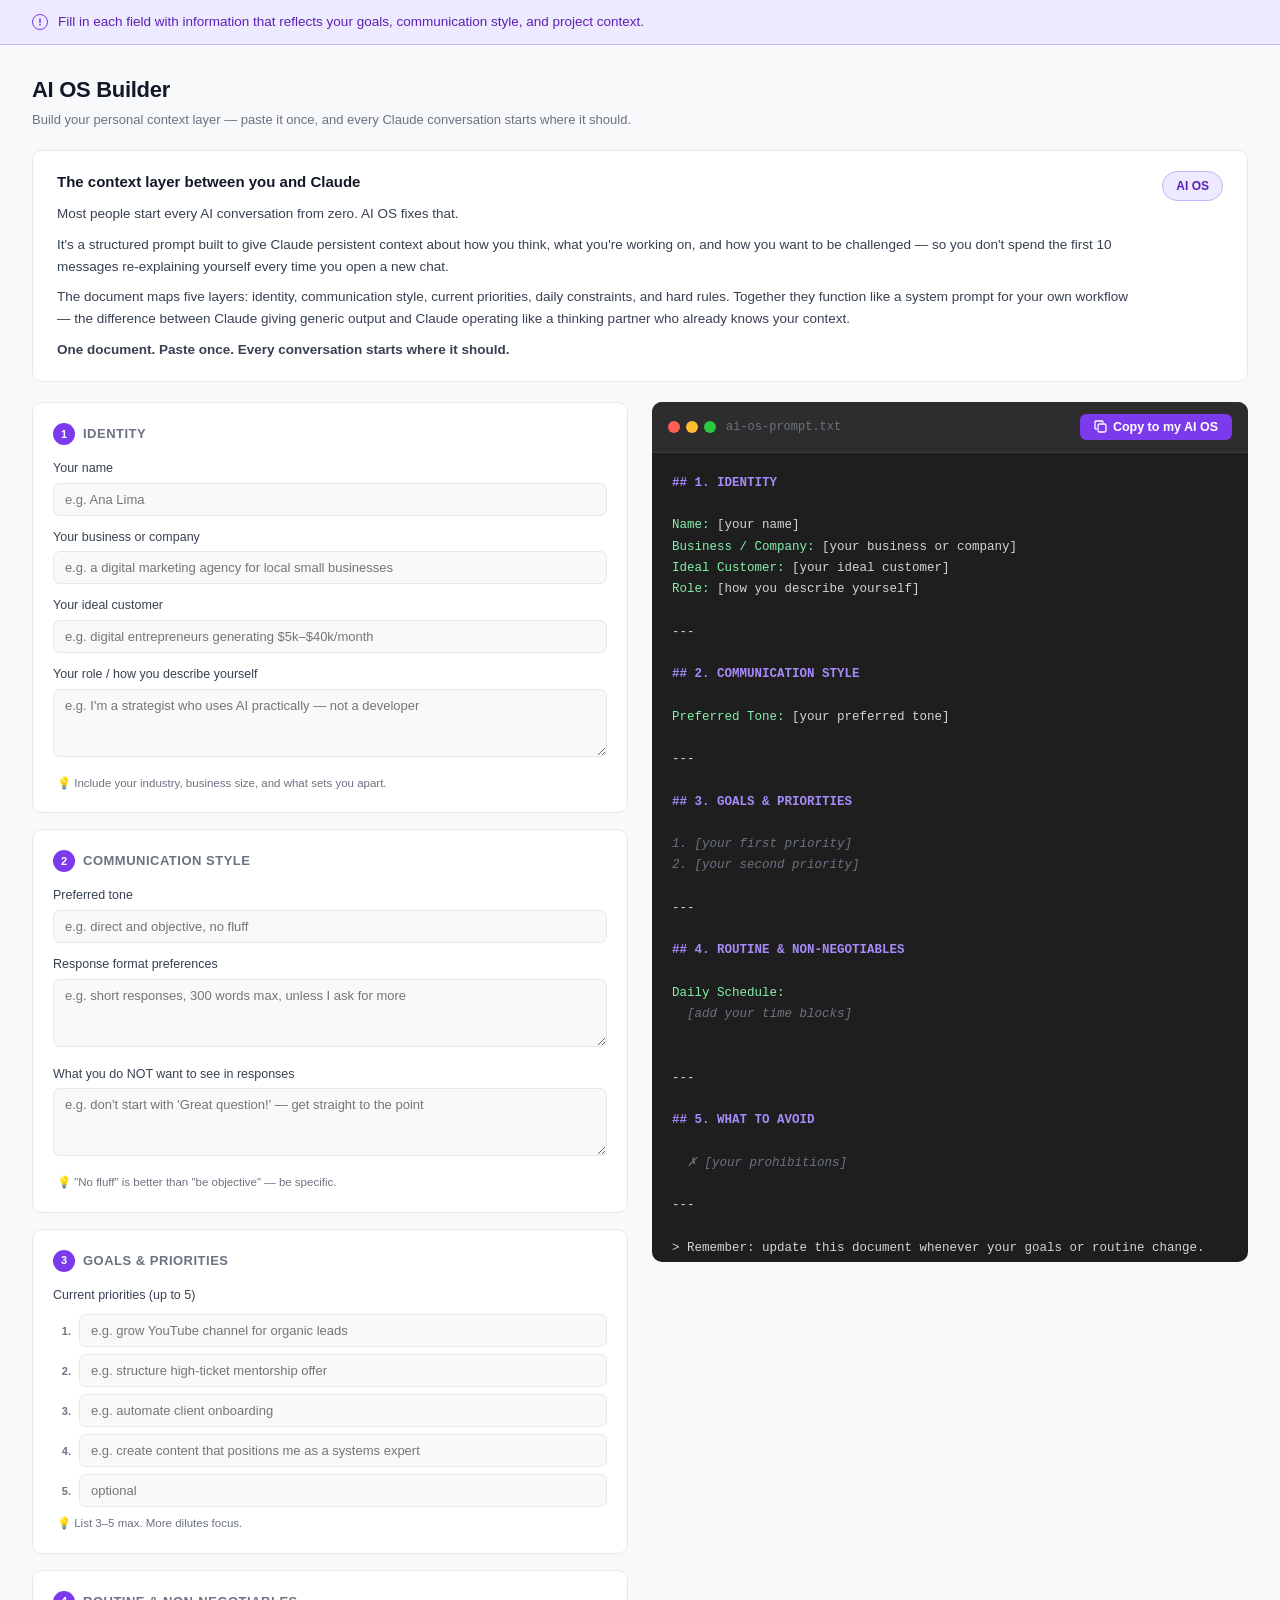
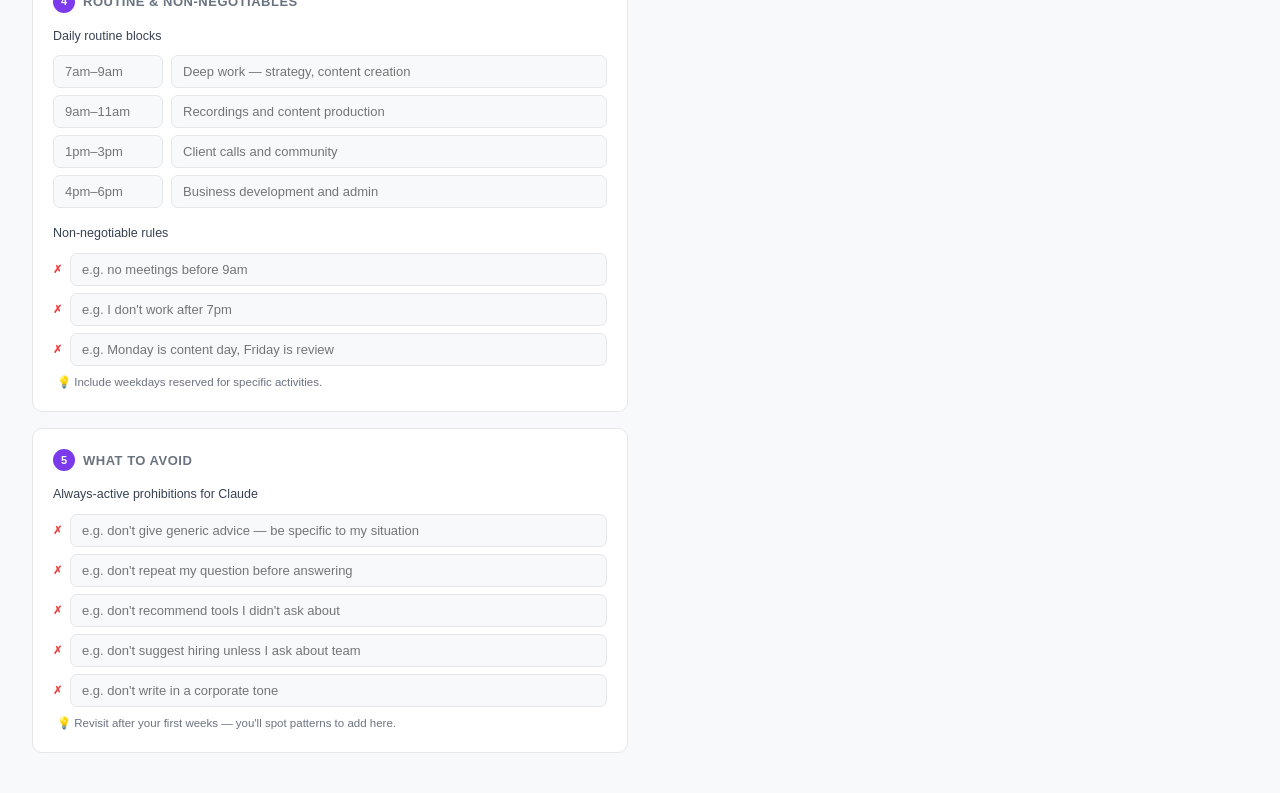
<file: ai/claude/ai-os-builder.html>
<!DOCTYPE html>
<html lang="en">
<head>
  <meta charset="UTF-8" />
  <meta name="viewport" content="width=device-width, initial-scale=1.0" />
  <title>AI OS Builder</title>
  <style>
    *, *::before, *::after { box-sizing: border-box; margin: 0; padding: 0; }

    :root {
      --bg: #f8f9fa;
      --surface: #ffffff;
      --border: #e5e7eb;
      --accent: #7c3aed;
      --accent-light: #ede9fe;
      --accent-dark: #5b21b6;
      --text: #111827;
      --muted: #6b7280;
      --preview-bg: #1e1e1e;
      --preview-text: #d4d4d4;
      --preview-label: #9ca3af;
      --preview-section: #a78bfa;
      --preview-key: #86efac;
      --radius: 10px;
      --gap: 24px;
    }

    body {
      font-family: -apple-system, BlinkMacSystemFont, "Segoe UI", Roboto, sans-serif;
      background: var(--bg);
      color: var(--text);
      min-height: 100vh;
      font-size: 14px;
      line-height: 1.5;
    }

    /* ── Banner ── */
    .banner {
      background: var(--accent-light);
      border-bottom: 1px solid #c4b5fd;
      padding: 12px 32px;
      display: flex;
      align-items: center;
      gap: 10px;
      font-size: 13.5px;
      color: #5b21b6;
    }
    .banner svg { flex-shrink: 0; }

    /* ── Header ── */
    header {
      padding: 28px 32px 0;
    }
    header h1 {
      font-size: 22px;
      font-weight: 700;
      letter-spacing: -0.3px;
    }
    header p {
      margin-top: 4px;
      color: var(--muted);
      font-size: 13px;
    }

    /* ── Intro ── */
    .intro {
      margin: 20px 32px 0;
      background: var(--surface);
      border: 1px solid var(--border);
      border-radius: var(--radius);
      padding: 20px 24px;
      display: grid;
      grid-template-columns: 1fr auto;
      gap: 20px;
      align-items: start;
    }
    .intro-body h2 {
      font-size: 15px;
      font-weight: 700;
      margin-bottom: 10px;
      color: var(--text);
    }
    .intro-body p {
      font-size: 13.5px;
      color: #374151;
      line-height: 1.65;
      margin-bottom: 8px;
    }
    .intro-body p:last-child { margin-bottom: 0; }
    .intro-tag {
      background: var(--accent-light);
      color: #5b21b6;
      border: 1px solid #c4b5fd;
      border-radius: 20px;
      padding: 5px 13px;
      font-size: 12px;
      font-weight: 600;
      white-space: nowrap;
      align-self: start;
    }

    /* ── Layout ── */
    .layout {
      display: grid;
      grid-template-columns: 1fr 1fr;
      gap: var(--gap);
      padding: 20px 32px 40px;
      max-width: 1400px;
    }

    /* ── Form Panel ── */
    .form-panel {
      display: flex;
      flex-direction: column;
      gap: 16px;
    }

    .card {
      background: var(--surface);
      border: 1px solid var(--border);
      border-radius: var(--radius);
      padding: 20px;
    }

    .card-header {
      display: flex;
      align-items: center;
      gap: 8px;
      margin-bottom: 14px;
    }
    .card-num {
      width: 22px;
      height: 22px;
      background: var(--accent);
      color: #fff;
      border-radius: 50%;
      font-size: 11px;
      font-weight: 700;
      display: flex;
      align-items: center;
      justify-content: center;
      flex-shrink: 0;
    }
    .card-title {
      font-size: 13px;
      font-weight: 600;
      text-transform: uppercase;
      letter-spacing: 0.5px;
      color: var(--muted);
    }

    .field { margin-bottom: 12px; }
    .field:last-child { margin-bottom: 0; }

    label {
      display: block;
      font-size: 12.5px;
      font-weight: 500;
      margin-bottom: 5px;
      color: #374151;
    }

    input[type="text"],
    textarea,
    select {
      width: 100%;
      padding: 8px 11px;
      border: 1px solid var(--border);
      border-radius: 7px;
      font-size: 13px;
      font-family: inherit;
      background: var(--bg);
      color: var(--text);
      transition: border-color .15s, box-shadow .15s;
      resize: vertical;
    }
    input[type="text"]:focus,
    textarea:focus {
      outline: none;
      border-color: var(--accent);
      box-shadow: 0 0 0 3px rgba(124,58,237,.12);
    }
    textarea { min-height: 68px; }

    .tip {
      font-size: 11.5px;
      color: var(--muted);
      margin-top: 8px;
      padding-left: 4px;
    }

    /* priorities */
    .priorities { display: flex; flex-direction: column; gap: 7px; }
    .priority-row {
      display: flex;
      align-items: center;
      gap: 8px;
    }
    .priority-num {
      font-size: 11px;
      font-weight: 600;
      color: var(--muted);
      width: 18px;
      text-align: right;
      flex-shrink: 0;
    }

    /* routine rows */
    .routine-rows { display: flex; flex-direction: column; gap: 7px; }
    .routine-row { display: grid; grid-template-columns: 110px 1fr; gap: 8px; }

    /* rules */
    .rules-rows { display: flex; flex-direction: column; gap: 7px; }
    .rule-row {
      display: flex;
      align-items: center;
      gap: 8px;
    }
    .rule-tag {
      font-size: 11px;
      font-weight: 700;
      color: #ef4444;
      flex-shrink: 0;
    }

    /* ── Preview Panel ── */
    .preview-panel {
      position: sticky;
      top: 20px;
      align-self: start;
    }

    .preview-card {
      background: var(--preview-bg);
      border-radius: var(--radius);
      overflow: hidden;
      display: flex;
      flex-direction: column;
      max-height: calc(100vh - 40px);
    }

    .preview-toolbar {
      display: flex;
      align-items: center;
      justify-content: space-between;
      padding: 12px 16px;
      background: #2d2d2d;
      border-bottom: 1px solid #3d3d3d;
    }
    .preview-toolbar-left {
      display: flex;
      align-items: center;
      gap: 10px;
    }
    .dots { display: flex; gap: 6px; }
    .dot {
      width: 12px; height: 12px;
      border-radius: 50%;
    }
    .dot-r { background: #ff5f57; }
    .dot-y { background: #febc2e; }
    .dot-g { background: #28c840; }
    .preview-label {
      font-size: 12px;
      color: #6b7280;
      font-family: "SF Mono", "Fira Code", monospace;
    }

    .copy-btn {
      display: flex;
      align-items: center;
      gap: 6px;
      background: var(--accent);
      color: #fff;
      border: none;
      border-radius: 6px;
      padding: 6px 14px;
      font-size: 12.5px;
      font-weight: 600;
      cursor: pointer;
      transition: background .15s, transform .1s;
      font-family: inherit;
    }
    .copy-btn:hover { background: #5b21b6; }
    .copy-btn:active { transform: scale(.97); }
    .copy-btn.copied { background: #059669; }

    .preview-body {
      padding: 20px;
      overflow-y: auto;
      flex: 1;
      font-family: "SF Mono", "Fira Code", "Cascadia Code", monospace;
      font-size: 12.5px;
      line-height: 1.7;
      color: var(--preview-text);
      white-space: pre-wrap;
      word-break: break-word;
    }

    .preview-body .sec-label { color: var(--preview-section); font-weight: 700; }
    .preview-body .key-label { color: var(--preview-key); }
    .preview-body .muted-val { color: #6b7280; font-style: italic; }

    /* ── Responsive ── */
    @media (max-width: 900px) {
      .layout { grid-template-columns: 1fr; padding: 16px; }
      .preview-panel { position: static; }
      .preview-card { max-height: 600px; }
    }
  </style>
</head>
<body>

<!-- Banner -->
<div class="banner">
  <svg width="16" height="16" viewBox="0 0 16 16" fill="none">
    <circle cx="8" cy="8" r="7.5" stroke="#7c3aed"/>
    <path d="M8 5v3.5M8 10.5v.5" stroke="#7c3aed" stroke-width="1.5" stroke-linecap="round"/>
  </svg>
  Fill in each field with information that reflects your goals, communication style, and project context.
</div>

<!-- Header -->
<header>
  <h1>AI OS Builder</h1>
  <p>Build your personal context layer — paste it once, and every Claude conversation starts where it should.</p>
</header>

<!-- Intro -->
<div class="intro">
  <div class="intro-body">
    <h2>The context layer between you and Claude</h2>
    <p>Most people start every AI conversation from zero. AI OS fixes that.</p>
    <p>It's a structured prompt built to give Claude persistent context about how you think, what you're working on, and how you want to be challenged — so you don't spend the first 10 messages re-explaining yourself every time you open a new chat.</p>
    <p>The document maps five layers: identity, communication style, current priorities, daily constraints, and hard rules. Together they function like a system prompt for your own workflow — the difference between Claude giving generic output and Claude operating like a thinking partner who already knows your context.</p>
    <p><strong>One document. Paste once. Every conversation starts where it should.</strong></p>
  </div>
  <div class="intro-tag">AI OS</div>
</div>

<!-- Layout -->
<div class="layout">

  <!-- ── Form Panel ── -->
  <div class="form-panel">

    <!-- 1. Identity -->
    <div class="card">
      <div class="card-header">
        <div class="card-num">1</div>
        <div class="card-title">Identity</div>
      </div>

      <div class="field">
        <label for="name">Your name</label>
        <input type="text" id="name" placeholder="e.g. Ana Lima" />
      </div>
      <div class="field">
        <label for="business">Your business or company</label>
        <input type="text" id="business" placeholder="e.g. a digital marketing agency for local small businesses" />
      </div>
      <div class="field">
        <label for="customer">Your ideal customer</label>
        <input type="text" id="customer" placeholder="e.g. digital entrepreneurs generating $5k–$40k/month" />
      </div>
      <div class="field">
        <label for="role">Your role / how you describe yourself</label>
        <textarea id="role" rows="2" placeholder="e.g. I'm a strategist who uses AI practically — not a developer"></textarea>
      </div>
      <p class="tip">💡 Include your industry, business size, and what sets you apart.</p>
    </div>

    <!-- 2. Communication Style -->
    <div class="card">
      <div class="card-header">
        <div class="card-num">2</div>
        <div class="card-title">Communication Style</div>
      </div>

      <div class="field">
        <label for="tone">Preferred tone</label>
        <input type="text" id="tone" placeholder="e.g. direct and objective, no fluff" />
      </div>
      <div class="field">
        <label for="format">Response format preferences</label>
        <textarea id="format" rows="2" placeholder="e.g. short responses, 300 words max, unless I ask for more"></textarea>
      </div>
      <div class="field">
        <label for="avoid_style">What you do NOT want to see in responses</label>
        <textarea id="avoid_style" rows="2" placeholder="e.g. don't start with 'Great question!' — get straight to the point"></textarea>
      </div>
      <p class="tip">💡 "No fluff" is better than "be objective" — be specific.</p>
    </div>

    <!-- 3. Goals -->
    <div class="card">
      <div class="card-header">
        <div class="card-num">3</div>
        <div class="card-title">Goals &amp; Priorities</div>
      </div>

      <label style="margin-bottom:10px;display:block">Current priorities (up to 5)</label>
      <div class="priorities">
        <div class="priority-row"><span class="priority-num">1.</span><input type="text" class="priority" placeholder="e.g. grow YouTube channel for organic leads" /></div>
        <div class="priority-row"><span class="priority-num">2.</span><input type="text" class="priority" placeholder="e.g. structure high-ticket mentorship offer" /></div>
        <div class="priority-row"><span class="priority-num">3.</span><input type="text" class="priority" placeholder="e.g. automate client onboarding" /></div>
        <div class="priority-row"><span class="priority-num">4.</span><input type="text" class="priority" placeholder="e.g. create content that positions me as a systems expert" /></div>
        <div class="priority-row"><span class="priority-num">5.</span><input type="text" class="priority" placeholder="optional" /></div>
      </div>
      <p class="tip">💡 List 3–5 max. More dilutes focus.</p>
    </div>

    <!-- 4. Routine -->
    <div class="card">
      <div class="card-header">
        <div class="card-num">4</div>
        <div class="card-title">Routine &amp; Non-negotiables</div>
      </div>

      <label style="margin-bottom:10px;display:block">Daily routine blocks</label>
      <div class="routine-rows">
        <div class="routine-row">
          <input type="text" class="routine-time" placeholder="7am–9am" />
          <input type="text" class="routine-act" placeholder="Deep work — strategy, content creation" />
        </div>
        <div class="routine-row">
          <input type="text" class="routine-time" placeholder="9am–11am" />
          <input type="text" class="routine-act" placeholder="Recordings and content production" />
        </div>
        <div class="routine-row">
          <input type="text" class="routine-time" placeholder="1pm–3pm" />
          <input type="text" class="routine-act" placeholder="Client calls and community" />
        </div>
        <div class="routine-row">
          <input type="text" class="routine-time" placeholder="4pm–6pm" />
          <input type="text" class="routine-act" placeholder="Business development and admin" />
        </div>
      </div>

      <label style="margin-top:16px;margin-bottom:10px;display:block">Non-negotiable rules</label>
      <div class="rules-rows">
        <div class="rule-row"><span class="rule-tag">✗</span><input type="text" class="rule" placeholder="e.g. no meetings before 9am" /></div>
        <div class="rule-row"><span class="rule-tag">✗</span><input type="text" class="rule" placeholder="e.g. I don't work after 7pm" /></div>
        <div class="rule-row"><span class="rule-tag">✗</span><input type="text" class="rule" placeholder="e.g. Monday is content day, Friday is review" /></div>
      </div>
      <p class="tip">💡 Include weekdays reserved for specific activities.</p>
    </div>

    <!-- 5. What to Avoid -->
    <div class="card">
      <div class="card-header">
        <div class="card-num">5</div>
        <div class="card-title">What to Avoid</div>
      </div>

      <label style="margin-bottom:10px;display:block">Always-active prohibitions for Claude</label>
      <div class="rules-rows">
        <div class="rule-row"><span class="rule-tag">✗</span><input type="text" class="prohibition" placeholder="e.g. don't give generic advice — be specific to my situation" /></div>
        <div class="rule-row"><span class="rule-tag">✗</span><input type="text" class="prohibition" placeholder="e.g. don't repeat my question before answering" /></div>
        <div class="rule-row"><span class="rule-tag">✗</span><input type="text" class="prohibition" placeholder="e.g. don't recommend tools I didn't ask about" /></div>
        <div class="rule-row"><span class="rule-tag">✗</span><input type="text" class="prohibition" placeholder="e.g. don't suggest hiring unless I ask about team" /></div>
        <div class="rule-row"><span class="rule-tag">✗</span><input type="text" class="prohibition" placeholder="e.g. don't write in a corporate tone" /></div>
      </div>
      <p class="tip">💡 Revisit after your first weeks — you'll spot patterns to add here.</p>
    </div>

  </div><!-- /form-panel -->

  <!-- ── Preview Panel ── -->
  <div class="preview-panel">
    <div class="preview-card">
      <div class="preview-toolbar">
        <div class="preview-toolbar-left">
          <div class="dots">
            <div class="dot dot-r"></div>
            <div class="dot dot-y"></div>
            <div class="dot dot-g"></div>
          </div>
          <span class="preview-label">ai-os-prompt.txt</span>
        </div>
        <button class="copy-btn" id="copyBtn">
          <svg width="13" height="13" viewBox="0 0 13 13" fill="none">
            <rect x="4" y="4" width="8" height="8" rx="1.5" stroke="currentColor" stroke-width="1.3"/>
            <path d="M2.5 9H2a1 1 0 01-1-1V2a1 1 0 011-1h6a1 1 0 011 1v.5" stroke="currentColor" stroke-width="1.3" stroke-linecap="round"/>
          </svg>
          Copy to my AI OS
        </button>
      </div>
      <div class="preview-body" id="preview"></div>
    </div>
  </div>

</div><!-- /layout -->

<script>
  const $ = (sel) => document.querySelector(sel);
  const $$ = (sel) => [...document.querySelectorAll(sel)];

  function val(id) { return ($(id)?.value || '').trim(); }
  function vals(sel) { return $$(sel).map(el => el.value.trim()); }

  function placeholder(text, fallback) {
    return text || fallback;
  }

  function buildPrompt() {
    const name     = val('#name');
    const business = val('#business');
    const customer = val('#customer');
    const role     = val('#role');
    const tone     = val('#tone');
    const format   = val('#format');
    const avoidSt  = val('#avoid_style');

    const priorities = vals('.priority').filter(Boolean);

    const routineTimes = vals('.routine-time');
    const routineActs  = vals('.routine-act');
    const routineRows  = routineTimes
      .map((t, i) => t && routineActs[i] ? `  ${t}: ${routineActs[i]}` : null)
      .filter(Boolean);

    const rules       = vals('.rule').filter(Boolean);
    const prohibitions = vals('.prohibition').filter(Boolean);

    const empty = (v, fb) => v || fb;

    const lines = [];

    lines.push('## 1. IDENTITY');
    lines.push('');
    lines.push(`Name: ${empty(name, '[your name]')}`);
    lines.push(`Business / Company: ${empty(business, '[your business or company]')}`);
    lines.push(`Ideal Customer: ${empty(customer, '[your ideal customer]')}`);
    lines.push(`Role: ${empty(role, '[how you describe yourself]')}`);
    lines.push('');

    lines.push('---');
    lines.push('');
    lines.push('## 2. COMMUNICATION STYLE');
    lines.push('');
    lines.push(`Preferred Tone: ${empty(tone, '[your preferred tone]')}`);
    if (format) lines.push(`Format Preferences: ${format}`);
    if (avoidSt) lines.push(`Do NOT do: ${avoidSt}`);
    lines.push('');

    lines.push('---');
    lines.push('');
    lines.push('## 3. GOALS & PRIORITIES');
    lines.push('');
    if (priorities.length) {
      priorities.forEach((p, i) => lines.push(`${i + 1}. ${p}`));
    } else {
      lines.push('1. [your first priority]');
      lines.push('2. [your second priority]');
    }
    lines.push('');

    lines.push('---');
    lines.push('');
    lines.push('## 4. ROUTINE & NON-NEGOTIABLES');
    lines.push('');
    if (routineRows.length) {
      lines.push('Daily Schedule:');
      routineRows.forEach(r => lines.push(r));
    } else {
      lines.push('Daily Schedule:');
      lines.push('  [add your time blocks]');
    }
    lines.push('');
    if (rules.length) {
      lines.push('Non-negotiable Rules:');
      rules.forEach(r => lines.push(`  ✗ ${r}`));
    }
    lines.push('');

    lines.push('---');
    lines.push('');
    lines.push('## 5. WHAT TO AVOID');
    lines.push('');
    if (prohibitions.length) {
      prohibitions.forEach(p => lines.push(`  ✗ ${p}`));
    } else {
      lines.push('  ✗ [your prohibitions]');
    }
    lines.push('');
    lines.push('---');
    lines.push('');
    lines.push('> Remember: update this document whenever your goals or routine change.');
    lines.push('> The more current your AI OS, the more useful Claude will be for you.');

    return lines.join('\n');
  }

  // ── Syntax-colored preview ──
  function colorize(text) {
    return text
      .split('\n')
      .map(line => {
        // Section headers
        if (/^## \d+\./.test(line)) {
          return `<span class="sec-label">${esc(line)}</span>`;
        }
        // Keys (word(s) followed by colon)
        if (/^[A-Za-z &\/]+:/.test(line)) {
          const colon = line.indexOf(':');
          const key   = line.slice(0, colon + 1);
          const rest  = line.slice(colon + 1);
          return `<span class="key-label">${esc(key)}</span>${esc(rest)}`;
        }
        // Placeholder lines
        if (/\[.+\]/.test(line)) {
          return `<span class="muted-val">${esc(line)}</span>`;
        }
        return esc(line);
      })
      .join('\n');
  }

  function esc(s) {
    return s.replace(/&/g,'&amp;').replace(/</g,'&lt;').replace(/>/g,'&gt;');
  }

  function render() {
    const text = buildPrompt();
    $('#preview').innerHTML = colorize(text);
  }

  // ── Copy ──
  $('#copyBtn').addEventListener('click', async () => {
    const text = buildPrompt();
    try {
      await navigator.clipboard.writeText(text);
    } catch {
      const ta = document.createElement('textarea');
      ta.value = text;
      ta.style.position = 'fixed';
      ta.style.opacity = '0';
      document.body.appendChild(ta);
      ta.select();
      document.execCommand('copy');
      document.body.removeChild(ta);
    }
    const btn = $('#copyBtn');
    btn.classList.add('copied');
    btn.innerHTML = `<svg width="13" height="13" viewBox="0 0 13 13" fill="none"><path d="M2 7l3.5 3.5L11 4" stroke="currentColor" stroke-width="1.5" stroke-linecap="round" stroke-linejoin="round"/></svg> Copied!`;
    setTimeout(() => {
      btn.classList.remove('copied');
      btn.innerHTML = `<svg width="13" height="13" viewBox="0 0 13 13" fill="none"><rect x="4" y="4" width="8" height="8" rx="1.5" stroke="currentColor" stroke-width="1.3"/><path d="M2.5 9H2a1 1 0 01-1-1V2a1 1 0 011-1h6a1 1 0 011 1v.5" stroke="currentColor" stroke-width="1.3" stroke-linecap="round"/></svg> Copy to my AI OS`;
    }, 2000);
  });

  // ── Live update ──
  document.querySelector('.form-panel').addEventListener('input', render);

  render();
</script>
</body>
</html>
</file>
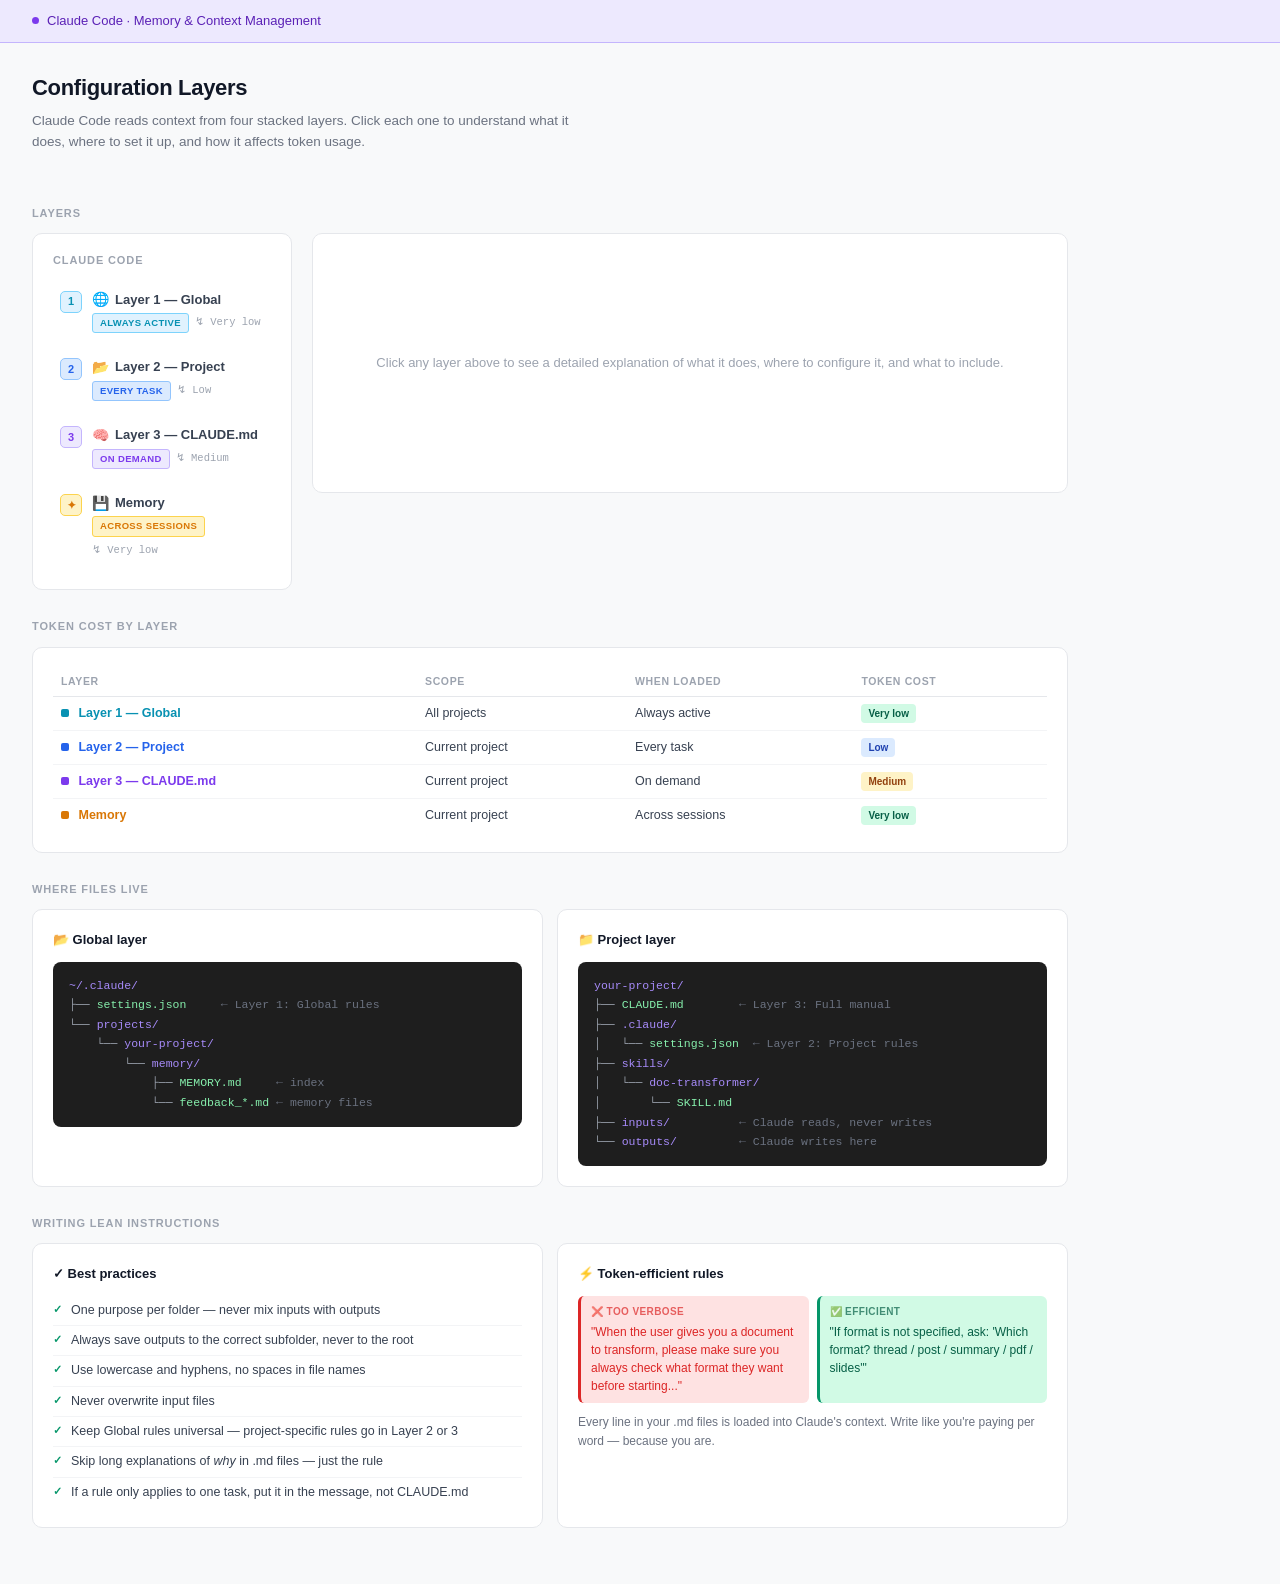
<file: ai/claude/configuration-layers.html>
<!DOCTYPE html>
<html lang="en">
<head>
<meta charset="UTF-8">
<meta name="viewport" content="width=device-width, initial-scale=1.0">
<title>Configuration Layers — Learn About Product</title>
<style>
*, *::before, *::after { box-sizing: border-box; margin: 0; padding: 0; }

:root {
  --bg: #f8f9fa;
  --surface: #ffffff;
  --border: #e5e7eb;
  --accent: #7c3aed;
  --accent-light: #ede9fe;
  --accent-dark: #5b21b6;
  --text: #111827;
  --text2: #374151;
  --muted: #6b7280;
  --muted2: #9ca3af;
  --radius: 10px;
  --mono: "SF Mono", "Fira Code", "Cascadia Code", ui-monospace, monospace;
  --font: -apple-system, BlinkMacSystemFont, "Segoe UI", Roboto, "Helvetica Neue", Arial, sans-serif;
}

body {
  font-family: var(--font);
  background: var(--bg);
  color: var(--text);
  min-height: 100vh;
  font-size: 14px;
  line-height: 1.5;
  -webkit-font-smoothing: antialiased;
}

/* ── Banner ── */
.banner {
  background: var(--accent-light);
  border-bottom: 1px solid #c4b5fd;
  padding: 11px 32px;
  display: flex;
  align-items: center;
  gap: 8px;
  font-size: 13px;
  color: var(--accent-dark);
  font-weight: 500;
}
.banner-dot {
  width: 7px; height: 7px;
  border-radius: 50%;
  background: var(--accent);
  flex-shrink: 0;
  animation: blink 2s ease-in-out infinite;
}
@keyframes blink { 0%,100%{opacity:1} 50%{opacity:.25} }

/* ── Header ── */
header {
  padding: 28px 32px 0;
}
header h1 {
  font-size: 22px;
  font-weight: 700;
  letter-spacing: -0.3px;
  color: var(--text);
  margin-bottom: 6px;
}
header p {
  color: var(--muted);
  font-size: 13.5px;
  line-height: 1.6;
  max-width: 560px;
}

/* ── Content ── */
.content {
  padding: 24px 32px 56px;
  max-width: 1100px;
}

/* ── Section label ── */
.section-label {
  font-size: 11px;
  font-weight: 700;
  text-transform: uppercase;
  letter-spacing: 0.08em;
  color: var(--muted2);
  margin-bottom: 12px;
  margin-top: 28px;
}

/* ── Two-column layout ── */
.tree-layout {
  display: flex;
  gap: 20px;
  align-items: flex-start;
  margin-top: 4px;
}
.tree-layout .tree-card {
  flex: 0 0 260px;
  margin-top: 0;
}
.tree-layout .detail-panel {
  flex: 1 1 0;
  min-width: 0;
  position: sticky;
  top: 16px;
  margin-top: 0;
  min-height: 260px;
  display: flex;
  flex-direction: column;
}

@media (max-width: 680px) {
  .tree-layout { flex-direction: column; gap: 12px; }
  .tree-layout .tree-card { flex: none; width: 100%; }
  .tree-layout .detail-panel {
    position: static;
    flex: none;
    width: 100%;
    min-height: unset;
  }
}

/* ── Tree card ── */
.tree-card {
  background: var(--surface);
  border: 1px solid var(--border);
  border-radius: var(--radius);
  padding: 18px 16px;
}
.tree-root {
  font-size: 11px;
  font-weight: 700;
  text-transform: uppercase;
  letter-spacing: 0.08em;
  color: var(--muted2);
  margin-bottom: 10px;
  padding: 0 4px;
}

/* ── Layer rows ── */
.layer-row {
  display: flex;
  align-items: flex-start;
  gap: 10px;
  padding: 10px 10px;
  margin: 2px 0;
  border-radius: 8px;
  cursor: pointer;
  transition: background 0.15s, border-color 0.15s;
  border: 1px solid transparent;
}
.layer-row:hover { background: #f3f4f6; }
.layer-row.active { /* background + border set inline via JS per layer color */ }

.layer-num {
  width: 22px; height: 22px;
  border-radius: 5px;
  font-size: 11px;
  font-weight: 700;
  display: flex;
  align-items: center;
  justify-content: center;
  flex-shrink: 0;
  border: 1px solid transparent;
  margin-top: 1px;
}

/* two-line row body */
.layer-body {
  flex: 1;
  min-width: 0;
  display: flex;
  flex-direction: column;
  gap: 4px;
}
.layer-title {
  display: flex;
  align-items: center;
  gap: 6px;
  min-width: 0;
}
.layer-icon {
  font-size: 14px;
  flex-shrink: 0;
  line-height: 1;
}
.layer-name {
  font-size: 13px;
  font-weight: 600;
  color: var(--text2);
  white-space: nowrap;
  overflow: hidden;
  text-overflow: ellipsis;
}
.layer-row.active .layer-name { color: var(--text); font-weight: 700; }

.layer-meta {
  display: flex;
  align-items: center;
  gap: 6px;
  flex-wrap: wrap;
}
.layer-badge {
  font-size: 9.5px;
  padding: 2px 7px;
  border-radius: 3px;
  font-weight: 700;
  letter-spacing: 0.35px;
  text-transform: uppercase;
  flex-shrink: 0;
  border: 1px solid transparent;
}
.layer-cost {
  font-size: 10.5px;
  color: var(--muted2);
  font-family: var(--mono);
}

/* ── Detail panel ── */
.detail-panel {
  background: var(--surface);
  border: 1px solid var(--border);
  border-radius: var(--radius);
  padding: 22px 24px;
  transition: border-color 0.25s, background 0.25s;
}
@keyframes fadeSlide {
  from { opacity: 0; transform: translateX(8px); }
  to   { opacity: 1; transform: translateX(0); }
}
.detail-panel.animated { animation: fadeSlide 0.2s ease both; }

.detail-empty {
  font-size: 13px;
  color: var(--muted2);
  line-height: 1.6;
  display: flex;
  flex-direction: column;
  align-items: center;
  justify-content: center;
  text-align: center;
  gap: 10px;
  flex: 1;
  padding: 32px 20px;
}
.detail-empty-icon {
  font-size: 32px;
  opacity: .35;
  line-height: 1;
}

/* header row: icon + name + tags */
.detail-header {
  display: flex;
  align-items: flex-start;
  gap: 14px;
  margin-bottom: 16px;
  padding-bottom: 16px;
  border-bottom: 1px solid var(--border);
}
.detail-icon {
  font-size: 30px;
  flex-shrink: 0;
  line-height: 1;
  margin-top: 1px;
}
.detail-meta {
  flex: 1;
  min-width: 0;
  display: flex;
  flex-direction: column;
  gap: 6px;
}
.detail-name {
  font-size: 16px;
  font-weight: 700;
  letter-spacing: -0.3px;
  line-height: 1.2;
}
.detail-tags { display: flex; gap: 6px; flex-wrap: wrap; align-items: center; }
.detail-badge {
  display: inline-flex;
  align-items: center;
  font-size: 10px;
  padding: 3px 9px;
  border-radius: 4px;
  font-weight: 700;
  letter-spacing: 0.35px;
  text-transform: uppercase;
  border: 1px solid transparent;
}
.detail-cost {
  display: inline-flex;
  align-items: center;
  gap: 4px;
  font-size: 10.5px;
  padding: 3px 9px;
  border-radius: 4px;
  font-weight: 600;
  background: #f3f4f6;
  color: var(--muted);
  border: 1px solid var(--border);
}

/* body content */
.detail-desc {
  font-size: 13.5px;
  color: var(--text2);
  line-height: 1.75;
  margin-bottom: 16px;
}
.detail-where {
  display: flex;
  align-items: baseline;
  gap: 8px;
  margin-bottom: 16px;
  font-size: 12.5px;
}
.detail-where-label {
  font-size: 11px;
  font-weight: 700;
  text-transform: uppercase;
  letter-spacing: 0.06em;
  color: var(--muted2);
  flex-shrink: 0;
}
.detail-where-val {
  font-family: var(--mono);
  font-size: 11.5px;
  padding: 3px 9px;
  border-radius: 5px;
  border: 1px solid transparent;
  line-height: 1.5;
  word-break: break-all;
}
.detail-items-label {
  font-size: 11px;
  font-weight: 700;
  text-transform: uppercase;
  letter-spacing: 0.06em;
  color: var(--muted2);
  margin-bottom: 8px;
}
.detail-items {
  list-style: none;
  margin-bottom: 16px;
  border: 1px solid var(--border);
  border-radius: 8px;
  overflow: hidden;
}
.detail-items li {
  font-size: 13px;
  color: var(--text2);
  line-height: 1.5;
  padding: 8px 12px 8px 28px;
  position: relative;
  border-bottom: 1px solid #f3f4f6;
}
.detail-items li:last-child { border-bottom: none; }
.detail-items li:nth-child(odd) { background: #fafafa; }
.detail-items li::before {
  content: "–";
  position: absolute;
  left: 12px;
  color: var(--muted2);
}
.detail-tip {
  font-size: 13px;
  padding: 12px 16px;
  border-radius: 8px;
  border-left: 3px solid;
  line-height: 1.65;
  display: flex;
  gap: 10px;
  align-items: flex-start;
}
.detail-tip strong { font-weight: 700; }

/* ── Below-fold cards ── */
.cards-row {
  display: grid;
  grid-template-columns: repeat(auto-fit, minmax(260px, 1fr));
  gap: 14px;
  margin-top: 4px;
}
.info-card {
  background: var(--surface);
  border: 1px solid var(--border);
  border-radius: var(--radius);
  padding: 20px;
}
.info-card-title {
  font-size: 13px;
  font-weight: 700;
  color: var(--text);
  margin-bottom: 12px;
  display: flex;
  align-items: center;
  gap: 7px;
}

/* token table */
.token-table {
  width: 100%;
  border-collapse: collapse;
  font-size: 12.5px;
}
.token-table th {
  text-align: left;
  font-size: 10.5px;
  font-weight: 700;
  text-transform: uppercase;
  letter-spacing: 0.06em;
  color: var(--muted2);
  padding: 6px 8px;
  border-bottom: 1px solid var(--border);
}
.token-table td {
  padding: 7px 8px;
  color: var(--text2);
  border-bottom: 1px solid #f3f4f6;
  vertical-align: top;
}
.token-table tr:last-child td { border-bottom: none; }
.token-table .layer-dot {
  width: 8px; height: 8px;
  border-radius: 2px;
  display: inline-block;
  margin-right: 6px;
  flex-shrink: 0;
}
.cost-pill {
  display: inline-block;
  font-size: 10px;
  font-weight: 700;
  padding: 2px 7px;
  border-radius: 4px;
}

/* file tree block */
.file-tree-block {
  background: #1e1e1e;
  border-radius: 8px;
  padding: 14px 16px;
  font-family: var(--mono);
  font-size: 11.5px;
  line-height: 1.7;
  color: #d4d4d4;
  overflow-x: auto;
  white-space: pre;
}
.ft-comment { color: #6b7280; }
.ft-dir     { color: #a78bfa; }
.ft-file    { color: #86efac; }
.ft-arrow   { color: #9ca3af; }

/* two-col info layout */
.info-two-col {
  display: grid;
  grid-template-columns: 1fr 1fr;
  gap: 14px;
  margin-top: 4px;
}
@media (max-width: 620px) { .info-two-col { grid-template-columns: 1fr; } }

/* best-practice list */
.bp-list { list-style: none; }
.bp-list li {
  font-size: 12.5px;
  color: var(--text2);
  line-height: 1.55;
  padding: 5px 0 5px 18px;
  position: relative;
  border-bottom: 1px solid #f3f4f6;
}
.bp-list li:last-child { border-bottom: none; }
.bp-list li::before {
  content: "✓";
  position: absolute;
  left: 0;
  color: #059669;
  font-weight: 700;
  font-size: 11px;
}

/* rule compare */
.compare-row {
  display: grid;
  grid-template-columns: 1fr 1fr;
  gap: 8px;
  margin-bottom: 6px;
  font-size: 12px;
  line-height: 1.5;
}
.compare-bad {
  background: #fee2e2;
  color: #dc2626;
  padding: 8px 10px;
  border-radius: 6px;
  border-left: 3px solid #dc2626;
}
.compare-good {
  background: #d1fae5;
  color: #065f46;
  padding: 8px 10px;
  border-radius: 6px;
  border-left: 3px solid #059669;
}
.compare-row span { font-size: 10px; font-weight: 700; display: block; margin-bottom: 4px; opacity: .7; text-transform: uppercase; letter-spacing: .04em; }

/* ── Responsive ── */
@media (max-width: 520px) {
  header, .content { padding-left: 20px; padding-right: 20px; }
  .banner { padding-left: 20px; padding-right: 20px; }
  .compare-row { grid-template-columns: 1fr; }
}
</style>
</head>
<body>

<div class="banner">
  <div class="banner-dot"></div>
  Claude Code · Memory &amp; Context Management
</div>

<header>
  <h1>Configuration Layers</h1>
  <p>Claude Code reads context from four stacked layers. Click each one to understand what it does, where to set it up, and how it affects token usage.</p>
</header>

<div class="content">

  <div class="section-label">Layers</div>
  <div class="tree-layout">

    <div class="tree-card">
      <div class="tree-root">Claude Code</div>
      <div id="layerTree"></div>
    </div>

    <div class="detail-panel" id="detailPanel">
      <div class="detail-empty">Click any layer above to see a detailed explanation of what it does, where to configure it, and what to include.</div>
    </div>

  </div>

  <!-- Token cost reference -->
  <div class="section-label">Token cost by layer</div>
  <div class="info-card" style="margin-top:4px">
    <table class="token-table">
      <thead>
        <tr>
          <th>Layer</th>
          <th>Scope</th>
          <th>When loaded</th>
          <th>Token cost</th>
        </tr>
      </thead>
      <tbody id="tokenTableBody"></tbody>
    </table>
  </div>

  <!-- File tree + best practices -->
  <div class="section-label">Where files live</div>
  <div class="info-two-col">
    <div class="info-card">
      <div class="info-card-title">📂 Global layer</div>
      <div class="file-tree-block"><span class="ft-dir">~/.claude/</span>
<span class="ft-arrow">├──</span> <span class="ft-file">settings.json</span>     <span class="ft-comment">← Layer 1: Global rules</span>
<span class="ft-arrow">└──</span> <span class="ft-dir">projects/</span>
    <span class="ft-arrow">└──</span> <span class="ft-dir">your-project/</span>
        <span class="ft-arrow">└──</span> <span class="ft-dir">memory/</span>
            <span class="ft-arrow">├──</span> <span class="ft-file">MEMORY.md</span>     <span class="ft-comment">← index</span>
            <span class="ft-arrow">└──</span> <span class="ft-file">feedback_*.md</span> <span class="ft-comment">← memory files</span></div>
    </div>
    <div class="info-card">
      <div class="info-card-title">📁 Project layer</div>
      <div class="file-tree-block"><span class="ft-dir">your-project/</span>
<span class="ft-arrow">├──</span> <span class="ft-file">CLAUDE.md</span>        <span class="ft-comment">← Layer 3: Full manual</span>
<span class="ft-arrow">├──</span> <span class="ft-dir">.claude/</span>
<span class="ft-arrow">│   └──</span> <span class="ft-file">settings.json</span>  <span class="ft-comment">← Layer 2: Project rules</span>
<span class="ft-arrow">├──</span> <span class="ft-dir">skills/</span>
<span class="ft-arrow">│   └──</span> <span class="ft-dir">doc-transformer/</span>
<span class="ft-arrow">│       └──</span> <span class="ft-file">SKILL.md</span>
<span class="ft-arrow">├──</span> <span class="ft-dir">inputs/</span>          <span class="ft-comment">← Claude reads, never writes</span>
<span class="ft-arrow">└──</span> <span class="ft-dir">outputs/</span>         <span class="ft-comment">← Claude writes here</span></div>
    </div>
  </div>

  <!-- Best practices + token rules -->
  <div class="section-label">Writing lean instructions</div>
  <div class="info-two-col">
    <div class="info-card">
      <div class="info-card-title">✓ Best practices</div>
      <ul class="bp-list">
        <li>One purpose per folder — never mix inputs with outputs</li>
        <li>Always save outputs to the correct subfolder, never to the root</li>
        <li>Use lowercase and hyphens, no spaces in file names</li>
        <li>Never overwrite input files</li>
        <li>Keep Global rules universal — project-specific rules go in Layer 2 or 3</li>
        <li>Skip long explanations of <em>why</em> in .md files — just the rule</li>
        <li>If a rule only applies to one task, put it in the message, not CLAUDE.md</li>
      </ul>
    </div>
    <div class="info-card">
      <div class="info-card-title">⚡ Token-efficient rules</div>
      <div class="compare-row">
        <div class="compare-bad"><span>❌ Too verbose</span>"When the user gives you a document to transform, please make sure you always check what format they want before starting..."</div>
        <div class="compare-good"><span>✅ Efficient</span>"If format is not specified, ask: 'Which format? thread / post / summary / pdf / slides'"</div>
      </div>
      <div style="font-size:12px;color:var(--muted);margin-top:10px;line-height:1.6;">Every line in your .md files is loaded into Claude's context. Write like you're paying per word — because you are.</div>
    </div>
  </div>

</div>

<script>
const LAYERS = [
  {
    id: "global",
    name: "Layer 1 — Global",
    icon: "🌐",
    color: "#0891b2",
    bg: "#e0f2fe",
    border: "#7dd3fc",
    badge: "Always active",
    cost: "Very low",
    scope: "All projects",
    brief: "Universal rules for every project",
    desc: "Rules that apply to every project and every session, not just the current one. These are universal behavioral instructions — Claude reads them before starting any work, across every project you ever open.",
    where: "Desktop → Settings → Cowork → Edit",
    itemsLabel: "Typical rules to set here",
    items: [
      "Always answer in English",
      "Don't narrate what you're about to do — just execute",
      "After delivering a file, write only one summary sentence",
      "Read files in a single pass — never re-read the same file",
      "Don't ask for confirmation before executing a clear instruction"
    ],
    tip: "Without these rules, Claude defaults to verbose behavior. Each unnecessary narration or re-read costs 100–400 extra tokens per message — that adds up fast."
  },
  {
    id: "project",
    name: "Layer 2 — Project",
    icon: "📂",
    color: "#2563eb",
    bg: "#dbeafe",
    border: "#93c5fd",
    badge: "Every task",
    cost: "Low",
    scope: "Current project",
    brief: "Strategic briefing loaded on every task",
    desc: "Rules specific to a single project. The strategic briefing loaded at the start of every task — not the full manual. More specific than global rules: it defines the project's goals, constraints, conventions, and what to avoid in this context.",
    where: "Side panel → Projects → + → Instructions field",
    itemsLabel: "What to include",
    items: [
      "Project objective and output formats",
      "Skill location: skills/doc-transformer/SKILL.md",
      "Input folder: inputs/ (Claude reads only)",
      "Output folder: outputs/ with pattern [type]-[topic].[ext]",
      "Delivery rule: after output, ask only 'Want another format?'"
    ],
    tip: "Without Project Instructions, Claude reads the entire CLAUDE.md on every new session — burning tokens needlessly. A tight Instructions field prevents that."
  },
  {
    id: "claude_md",
    name: "Layer 3 — CLAUDE.md",
    icon: "🧠",
    color: "#7c3aed",
    bg: "#ede9fe",
    border: "#c4b5fd",
    badge: "On demand",
    cost: "Medium",
    scope: "Current project",
    brief: "Complete execution manual, loaded when needed",
    desc: "The complete execution manual for the project. Claude consults it only when it needs more detail — not on every message. It lives at the root of your project folder and is the most detailed layer.",
    where: "your-project/CLAUDE.md  (repo root)",
    itemsLabel: "What it should contain",
    items: [
      "Detailed token economy rules",
      "Standard workflow steps (numbered)",
      "File naming conventions",
      "Available skills and when to use each",
      "Tone, style guidelines, and what NOT to do"
    ],
    tip: "Project Instructions = strategic summary. CLAUDE.md = complete manual. Cowork always loads Project Instructions — and reads CLAUDE.md only when it needs details."
  },
  {
    id: "memory",
    name: "Memory",
    icon: "💾",
    color: "#d97706",
    bg: "#fef3c7",
    border: "#fcd34d",
    badge: "Across sessions",
    cost: "Very low",
    scope: "Current project",
    brief: "What Claude builds from your conversations",
    desc: "Not a configuration layer you write manually — it's what Claude builds over time from your conversations. Remembers preferences, feedback, and project context so you don't have to re-explain in every session.",
    where: "~/.claude/projects/your-project/memory/",
    itemsLabel: "What gets stored",
    items: [
      "User preferences and workflow habits",
      "Feedback you've given Claude about its output",
      "Project context that isn't visible in the code",
      "Decisions and agreed conventions from past sessions",
      "Non-obvious facts that would surprise a new collaborator"
    ],
    tip: "Only store what's non-obvious and not derivable from the code. Memory files are written automatically — you don't manage them manually. If it's in a git commit or the code itself, it shouldn't be in memory."
  }
];

let activeLayer = null;

const LAYER_NUMS = { global: '1', project: '2', claude_md: '3', memory: '✦' };

function buildTree() {
  const el = document.getElementById('layerTree');
  el.innerHTML = LAYERS.map(l => `
    <div class="layer-row" id="row-${l.id}" onclick="selectLayer('${l.id}')">
      <div class="layer-num" style="background:${l.bg};color:${l.color};border-color:${l.border}">
        ${LAYER_NUMS[l.id] || '?'}
      </div>
      <div class="layer-body">
        <div class="layer-title">
          <span class="layer-icon">${l.icon}</span>
          <span class="layer-name">${l.name}</span>
        </div>
        <div class="layer-meta">
          <span class="layer-badge" style="background:${l.bg};color:${l.color};border-color:${l.border}">${l.badge}</span>
          <span class="layer-cost">↯ ${l.cost}</span>
        </div>
      </div>
    </div>`).join('');
}

function buildTokenTable() {
  const body = document.getElementById('tokenTableBody');
  const costColors = {
    'Very low': { bg: '#d1fae5', color: '#065f46' },
    'Low':      { bg: '#dbeafe', color: '#1e40af' },
    'Medium':   { bg: '#fef3c7', color: '#92400e' }
  };
  body.innerHTML = LAYERS.map(l => {
    const c = costColors[l.cost] || { bg: '#f3f4f6', color: '#6b7280' };
    return `<tr>
      <td>
        <span class="layer-dot" style="background:${l.color}"></span>
        <strong style="color:${l.color}">${l.name}</strong>
      </td>
      <td>${l.scope}</td>
      <td>${l.badge}</td>
      <td><span class="cost-pill" style="background:${c.bg};color:${c.color}">${l.cost}</span></td>
    </tr>`;
  }).join('');
}

function selectLayer(id) {
  activeLayer = activeLayer === id ? null : id;
  document.querySelectorAll('.layer-row').forEach(r => {
    const isActive = r.id === 'row-' + activeLayer;
    r.classList.toggle('active', isActive);
    if (isActive) {
      const l = LAYERS.find(x => 'row-' + x.id === r.id);
      r.style.background = l.bg;
      r.style.borderColor = l.border;
    } else {
      r.style.background = '';
      r.style.borderColor = '';
    }
  });
  renderDetail();
}

function renderDetail() {
  const panel = document.getElementById('detailPanel');

  panel.classList.remove('animated');
  void panel.offsetWidth;

  if (!activeLayer) {
    panel.style.borderColor = '#e5e7eb';
    panel.style.background = '#ffffff';
    panel.innerHTML = `<div class="detail-empty">
      <div class="detail-empty-icon">⚙️</div>
      <span>Click any layer to see what it does, where to configure it, and what to include.</span>
    </div>`;
    return;
  }

  const l = LAYERS.find(x => x.id === activeLayer);

  panel.style.borderColor = l.border;
  panel.style.background = `linear-gradient(135deg, ${l.bg}70, #ffffff)`;
  panel.classList.add('animated');
  panel.innerHTML = `
    <div class="detail-header">
      <span class="detail-icon">${l.icon}</span>
      <div class="detail-meta">
        <span class="detail-name" style="color:${l.color}">${l.name}</span>
        <div class="detail-tags">
          <span class="detail-badge" style="background:${l.bg};color:${l.color};border-color:${l.border}">${l.badge}</span>
          <span class="detail-cost">↯ ${l.cost}</span>
        </div>
      </div>
    </div>
    <div class="detail-desc">${l.desc}</div>
    <div class="detail-where">
      <span class="detail-where-label">Where:</span>
      <span class="detail-where-val" style="background:${l.bg};color:${l.color};border-color:${l.border}">${l.where}</span>
    </div>
    <div class="detail-items-label">${l.itemsLabel}</div>
    <ul class="detail-items">
      ${l.items.map(i => `<li>${i}</li>`).join('')}
    </ul>
    <div class="detail-tip" style="border-color:${l.color};background:${l.bg};color:${l.color}">
      <span>💡</span>
      <span><strong>Key insight:</strong> ${l.tip}</span>
    </div>`;
}

buildTree();
buildTokenTable();
</script>
</body>
</html>
</file>
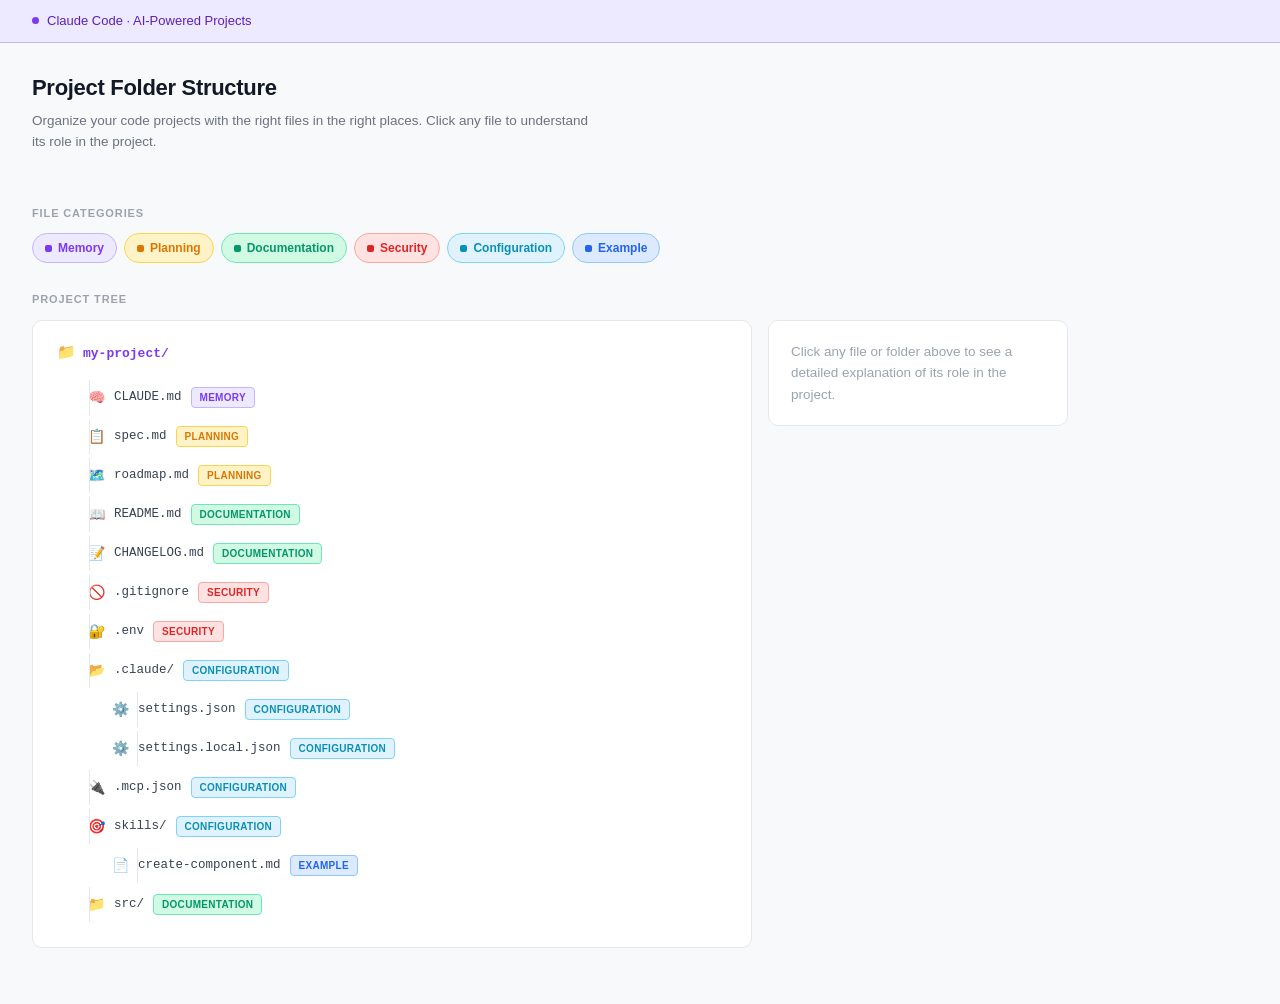
<file: ai/claude/project-structure.html>
<!DOCTYPE html>
<html lang="en">
<head>
<meta charset="UTF-8">
<meta name="viewport" content="width=device-width, initial-scale=1.0">
<title>Project Folder Structure — Learn About Product</title>
<style>
*, *::before, *::after { box-sizing: border-box; margin: 0; padding: 0; }

:root {
  --bg: #f8f9fa;
  --surface: #ffffff;
  --border: #e5e7eb;
  --accent: #7c3aed;
  --accent-light: #ede9fe;
  --accent-dark: #5b21b6;
  --text: #111827;
  --text2: #374151;
  --muted: #6b7280;
  --muted2: #9ca3af;
  --radius: 10px;
  --mono: "SF Mono", "Fira Code", "Cascadia Code", ui-monospace, monospace;
  --font: -apple-system, BlinkMacSystemFont, "Segoe UI", Roboto, "Helvetica Neue", Arial, sans-serif;

  --cat-memory: #7c3aed;
  --cat-memory-bg: #ede9fe;
  --cat-memory-border: #c4b5fd;
  --cat-planning: #d97706;
  --cat-planning-bg: #fef3c7;
  --cat-planning-border: #fcd34d;
  --cat-docs: #059669;
  --cat-docs-bg: #d1fae5;
  --cat-docs-border: #6ee7b7;
  --cat-security: #dc2626;
  --cat-security-bg: #fee2e2;
  --cat-security-border: #fca5a5;
  --cat-config: #0891b2;
  --cat-config-bg: #e0f2fe;
  --cat-config-border: #7dd3fc;
  --cat-example: #2563eb;
  --cat-example-bg: #dbeafe;
  --cat-example-border: #93c5fd;
}

body {
  font-family: var(--font);
  background: var(--bg);
  color: var(--text);
  min-height: 100vh;
  font-size: 14px;
  line-height: 1.5;
  -webkit-font-smoothing: antialiased;
}

/* ── Banner ── */
.banner {
  background: var(--accent-light);
  border-bottom: 1px solid var(--cat-memory-border);
  padding: 11px 32px;
  display: flex;
  align-items: center;
  gap: 8px;
  font-size: 13px;
  color: var(--accent-dark);
  font-weight: 500;
}
.banner-dot {
  width: 7px; height: 7px;
  border-radius: 50%;
  background: var(--accent);
  flex-shrink: 0;
  animation: blink 2s ease-in-out infinite;
}
@keyframes blink { 0%,100%{opacity:1} 50%{opacity:.25} }

/* ── Header ── */
header {
  padding: 28px 32px 0;
  max-width: 900px;
}
header h1 {
  font-size: 22px;
  font-weight: 700;
  letter-spacing: -0.3px;
  color: var(--text);
  margin-bottom: 6px;
}
header p {
  color: var(--muted);
  font-size: 13.5px;
  line-height: 1.6;
  max-width: 560px;
}

/* ── Content ── */
.content {
  padding: 24px 32px 56px;
  max-width: 1100px;
}

/* ── Two-column layout ── */
.tree-layout {
  display: flex;
  gap: 16px;
  align-items: flex-start;
  margin-top: 4px;
}
.tree-layout .tree-card {
  flex: 1 1 340px;
  min-width: 0;
  margin-top: 0;
}
.tree-layout .detail-panel {
  flex: 0 0 300px;
  width: 300px;
  position: sticky;
  top: 16px;
  margin-top: 0;
}

@media (max-width: 720px) {
  .tree-layout {
    flex-direction: column;
  }
  .tree-layout .detail-panel {
    position: static;
    width: 100%;
    flex: none;
  }
}

/* ── Section label ── */
.section-label {
  font-size: 11px;
  font-weight: 700;
  text-transform: uppercase;
  letter-spacing: 0.08em;
  color: var(--muted2);
  margin-bottom: 12px;
  margin-top: 28px;
}

/* ── Category pills ── */
.cat-legend {
  display: flex;
  flex-wrap: wrap;
  gap: 7px;
  margin-bottom: 4px;
}
.cat-pill {
  display: inline-flex;
  align-items: center;
  gap: 6px;
  padding: 5px 12px;
  border-radius: 20px;
  font-size: 12px;
  font-weight: 600;
  cursor: pointer;
  border: 1px solid transparent;
  transition: opacity 0.2s, transform 0.15s;
  user-select: none;
}
.cat-pill:hover { transform: translateY(-1px); }
.cat-pill .cat-dot {
  width: 7px; height: 7px;
  border-radius: 2px;
  flex-shrink: 0;
}

/* ── Tree card ── */
.tree-card {
  background: var(--surface);
  border: 1px solid var(--border);
  border-radius: var(--radius);
  padding: 22px 20px;
  margin-top: 4px;
}
.tree-root {
  font-family: var(--mono);
  font-size: 13px;
  font-weight: 600;
  color: var(--accent);
  margin-bottom: 14px;
  display: flex;
  align-items: center;
  gap: 7px;
  padding-left: 4px;
}
.tree-root::before { content: "📁"; font-size: 15px; }

/* ── File rows ── */
.file-row {
  display: flex;
  align-items: center;
  gap: 9px;
  padding: 7px 10px;
  margin: 2px 0;
  border-radius: 7px;
  cursor: pointer;
  transition: background 0.15s, border-color 0.15s;
  border: 1px solid transparent;
  position: relative;
}
.file-row:hover { background: #f3f4f6; }
.file-row.active {
  background: var(--accent-light);
  border-color: var(--cat-memory-border);
}
.file-row.indent-1 { margin-left: 24px; }
.file-row.indent-2 { margin-left: 48px; }

.file-icon { font-size: 14px; flex-shrink: 0; }
.file-name {
  font-family: var(--mono);
  font-size: 12.5px;
  font-weight: 500;
  color: var(--text2);
  flex-shrink: 0;
}
.file-row.active .file-name { color: var(--accent-dark); font-weight: 600; }
.file-badge {
  font-size: 10px;
  padding: 2px 8px;
  border-radius: 4px;
  font-weight: 700;
  letter-spacing: 0.3px;
  text-transform: uppercase;
  flex-shrink: 0;
  border: 1px solid transparent;
}
.file-brief {
  font-size: 12px;
  color: var(--muted2);
  margin-left: auto;
  text-align: right;
  line-height: 1.3;
  display: none;
}

/* indent guides */
.file-row.indent-1::before {
  content: "";
  position: absolute;
  left: 11px;
  top: 0; bottom: 0;
  width: 1px;
  background: var(--border);
}
.file-row.indent-2::before {
  content: "";
  position: absolute;
  left: 35px;
  top: 0; bottom: 0;
  width: 1px;
  background: var(--border);
}

/* ── Detail panel ── */
.detail-panel {
  background: var(--surface);
  border: 1px solid var(--border);
  border-radius: var(--radius);
  padding: 20px 22px;
  transition: border-color 0.25s, background 0.25s;
}
@keyframes fadeSlide {
  from { opacity: 0; transform: translateX(6px); }
  to   { opacity: 1; transform: translateX(0); }
}
.detail-panel.animated { animation: fadeSlide 0.2s ease both; }
.detail-empty {
  font-size: 13.5px;
  color: var(--muted2);
  line-height: 1.6;
}
.detail-header {
  display: flex;
  align-items: flex-start;
  gap: 12px;
  margin-bottom: 12px;
}
.detail-icon { font-size: 26px; flex-shrink: 0; margin-top: 2px; }
.detail-meta { display: flex; flex-direction: column; gap: 4px; }
.detail-name {
  font-family: var(--mono);
  font-size: 16px;
  font-weight: 700;
  letter-spacing: -0.2px;
}
.detail-badge {
  display: inline-flex;
  align-items: center;
  gap: 5px;
  font-size: 10.5px;
  padding: 3px 9px;
  border-radius: 4px;
  font-weight: 700;
  letter-spacing: 0.3px;
  text-transform: uppercase;
  border: 1px solid transparent;
  width: fit-content;
}
.detail-desc {
  font-size: 13.5px;
  color: var(--text2);
  line-height: 1.75;
  margin-bottom: 12px;
}
.detail-tip {
  font-size: 12.5px;
  padding: 11px 14px;
  border-radius: 8px;
  border-left: 3px solid;
  line-height: 1.65;
  display: flex;
  gap: 8px;
  align-items: flex-start;
}
.detail-tip strong { font-weight: 700; }

/* ── Responsive ── */
@media (max-width: 520px) {
  header, .content { padding-left: 20px; padding-right: 20px; }
  .banner { padding-left: 20px; padding-right: 20px; }
  .file-row.indent-1 { margin-left: 14px; }
  .file-row.indent-2 { margin-left: 28px; }
  .tree-layout { gap: 12px; }
}
</style>
</head>
<body>

<div class="banner">
  <div class="banner-dot"></div>
  Claude Code · AI-Powered Projects
</div>

<header>
  <h1>Project Folder Structure</h1>
  <p>Organize your code projects with the right files in the right places. Click any file to understand its role in the project.</p>
</header>

<div class="content">
  <div class="section-label">File categories</div>
  <div class="cat-legend" id="catLegend"></div>

  <div class="section-label">Project tree</div>
  <div class="tree-layout">
    <div class="tree-card">
      <div class="tree-root">my-project/</div>
      <div id="fileTree"></div>
    </div>

    <div class="detail-panel" id="detailPanel">
      <div class="detail-empty">Click any file or folder above to see a detailed explanation of its role in the project.</div>
    </div>
  </div>
</div>

<script>
const CAT = {
  memory:   { label: "Memory",        color: "#7c3aed", bg: "#ede9fe",  border: "#c4b5fd" },
  planning: { label: "Planning",      color: "#d97706", bg: "#fef3c7",  border: "#fcd34d" },
  docs:     { label: "Documentation", color: "#059669", bg: "#d1fae5",  border: "#6ee7b7" },
  security: { label: "Security",      color: "#dc2626", bg: "#fee2e2",  border: "#fca5a5" },
  config:   { label: "Configuration", color: "#0891b2", bg: "#e0f2fe",  border: "#7dd3fc" },
  example:  { label: "Example",       color: "#2563eb", bg: "#dbeafe",  border: "#93c5fd" }
};

const FILES = [
  {
    id: "claude_md", name: "CLAUDE.md", icon: "🧠", cat: "memory", indent: 1,
    brief: "Project instructions & context",
    desc: "The most important file for anyone using Claude Code. It's the project's persistent memory — it contains instructions, rules, code standards, and context that Claude reads automatically before starting any work. Think of it as a permanent briefing document.",
    tip: "Include: your tech stack, coding conventions, folder structure, useful commands, and any rules Claude should always follow."
  },
  {
    id: "spec_md", name: "spec.md", icon: "📋", cat: "planning", indent: 1,
    brief: "What will be built and for whom",
    desc: "The product specification document (PRD). Defines what the project does, who it's for, what problems it solves, and what's in scope. This is the north star of the project — the whole team (and Claude) should consult it before making decisions.",
    tip: "Keep it updated as scope evolves. An outdated spec.md is worse than having none at all."
  },
  {
    id: "roadmap_md", name: "roadmap.md", icon: "🗺️", cat: "planning", indent: 1,
    brief: "Phases and execution order",
    desc: "The project execution plan. Lists the phases, milestones, and the order in which features should be implemented. Helps maintain focus and prevents scope creep from derailing the project.",
    tip: "Break it into clear phases (MVP, v1, v2) with concrete deliverables for each one."
  },
  {
    id: "readme_md", name: "README.md", icon: "📖", cat: "docs", indent: 1,
    brief: "Introduction for anyone opening the repo",
    desc: "The front door of your project. It's the first file anyone sees when they access your repository on GitHub. Should explain what the project does, how to install it, and how to use it.",
    tip: "Include: description, requirements, installation steps, how to run it, and screenshots if possible."
  },
  {
    id: "changelog_md", name: "CHANGELOG.md", icon: "📝", cat: "docs", indent: 1,
    brief: "History of changes per version",
    desc: "An organized record of all significant changes to the project, grouped by version. Helps both the team and users understand what changed between releases.",
    tip: "Use the Keep a Changelog format: Added, Changed, Fixed, Removed for each version."
  },
  {
    id: "gitignore", name: ".gitignore", icon: "🚫", cat: "security", indent: 1,
    brief: "Files Git should never track",
    desc: "A list of files and folders that Git should not track or push to the remote repository. Essential for preventing passwords, local configurations, and large files from ending up on GitHub.",
    tip: "Always include: node_modules/, .env, .DS_Store, dist/, and any file containing credentials."
  },
  {
    id: "env", name: ".env", icon: "🔐", cat: "security", indent: 1,
    brief: "API keys and secrets — never pushed to GitHub",
    desc: "The environment variables file. Stores API keys, database passwords, tokens, and any sensitive information. Should NEVER be committed — it must be listed in .gitignore.",
    tip: "Create a .env.example with the variable names but no values, so other developers know what to configure."
  },
  {
    id: "claude_dir", name: ".claude/", icon: "📂", cat: "config", indent: 1,
    brief: "Claude Code project settings",
    desc: "The folder containing project-specific Claude Code settings. Stores preferences, permissions, and the behavior configuration for the tool.",
    tip: "This folder is generated automatically by Claude Code. Don't edit it manually unless you know what you're doing."
  },
  {
    id: "settings_json", name: "settings.json", icon: "⚙️", cat: "config", indent: 2,
    brief: "Permissions & behavior — shared with the team",
    desc: "Global Claude Code settings for the project. Defines which commands Claude can run (permissions) and default behaviors. This file is shared with the team via Git.",
    tip: "Use it to define which tools Claude is allowed to use and which restrictions apply across the project."
  },
  {
    id: "settings_local", name: "settings.local.json", icon: "⚙️", cat: "config", indent: 2,
    brief: "Personal preferences — stays on your machine",
    desc: "Your personal Claude Code preferences. Unlike settings.json, this file does NOT go to Git — these are adjustments that only make sense for you (local paths, output preferences, etc.).",
    tip: "Add it to .gitignore to make sure it's never accidentally shared with the team."
  },
  {
    id: "mcp_json", name: ".mcp.json", icon: "🔌", cat: "config", indent: 1,
    brief: "Integrations: GitHub, Supabase, Notion, etc.",
    desc: "The Model Context Protocol (MCP) configuration file. Defines which external services Claude Code can access — such as GitHub, databases, APIs, Notion, Supabase, and others.",
    tip: "Each integration is an 'MCP server'. Only configure the ones your project actually uses."
  },
  {
    id: "skills_dir", name: "skills/", icon: "🎯", cat: "config", indent: 1,
    brief: "Reusable automations",
    desc: "A folder for storing custom skills — sets of instructions that Claude Code can load on demand to perform specific tasks in a standardized way.",
    tip: "Create skills for repetitive tasks: generating components, writing tests, deploying, setting up environments, etc."
  },
  {
    id: "skill_example", name: "create-component.md", icon: "📄", cat: "example", indent: 2,
    brief: "Instruction you call with /create-component",
    desc: "An example of a reusable skill. It's a Markdown file with detailed instructions that Claude follows when you invoke the command. Works like an automation template.",
    tip: "A good skill includes: context, expected inputs, output format, and examples of the expected result."
  },
  {
    id: "src_dir", name: "src/", icon: "📁", cat: "docs", indent: 1,
    brief: "Project source code",
    desc: "The main folder where all the application source code lives. The internal structure varies by framework (pages/, components/, lib/, etc.), but the important thing is keeping it organized and predictable.",
    tip: "Keep a consistent structure. If someone new joins the project, they should find things without having to ask."
  }
];

let activeFile = null;
let activeCategory = null;

function buildLegend() {
  const el = document.getElementById('catLegend');
  el.innerHTML = Object.entries(CAT).map(([k, c]) => `
    <div class="cat-pill" id="pill-${k}" onclick="filterCategory('${k}')"
      style="background:${c.bg};color:${c.color};border-color:${c.border}">
      <div class="cat-dot" style="background:${c.color}"></div>${c.label}
    </div>`).join('');
}

function buildTree() {
  const el = document.getElementById('fileTree');
  el.innerHTML = FILES.map(f => {
    const c = CAT[f.cat];
    return `<div class="file-row indent-${f.indent}" id="row-${f.id}" data-cat="${f.cat}" onclick="selectFile('${f.id}')">
      <span class="file-icon">${f.icon}</span>
      <span class="file-name">${f.name}</span>
      <span class="file-badge" style="background:${c.bg};color:${c.color};border-color:${c.border}">${c.label}</span>
      <span class="file-brief">${f.brief}</span>
    </div>`;
  }).join('');
}

function selectFile(id) {
  activeFile = activeFile === id ? null : id;
  document.querySelectorAll('.file-row').forEach(r =>
    r.classList.toggle('active', r.id === 'row-' + activeFile)
  );
  renderDetail();
}

function filterCategory(cat) {
  activeCategory = activeCategory === cat ? null : cat;

  document.querySelectorAll('.cat-pill').forEach(p => {
    const k = p.id.replace('pill-', '');
    p.style.opacity = (activeCategory && k !== activeCategory) ? '0.3' : '1';
  });
  document.querySelectorAll('.file-row').forEach(r => {
    const k = r.dataset.cat;
    const dim = activeCategory && k !== activeCategory;
    r.style.opacity = dim ? '0.2' : '1';
    r.style.pointerEvents = dim ? 'none' : 'auto';
  });
}

function renderDetail() {
  const panel = document.getElementById('detailPanel');

  panel.classList.remove('animated');
  void panel.offsetWidth; // reflow to restart animation

  if (!activeFile) {
    panel.style.borderColor = '#e5e7eb';
    panel.style.background = '#ffffff';
    panel.innerHTML = '<div class="detail-empty">Click any file or folder above to see a detailed explanation of its role in the project.</div>';
    return;
  }

  const f = FILES.find(x => x.id === activeFile);
  const c = CAT[f.cat];

  panel.style.borderColor = c.border;
  panel.style.background = `linear-gradient(135deg, ${c.bg}80, #ffffff)`;
  panel.classList.add('animated');
  panel.innerHTML = `
    <div class="detail-header">
      <span class="detail-icon">${f.icon}</span>
      <div class="detail-meta">
        <span class="detail-name" style="color:${c.color}">${f.name}</span>
        <span class="detail-badge" style="background:${c.bg};color:${c.color};border-color:${c.border}">${c.label}</span>
      </div>
    </div>
    <div class="detail-desc">${f.desc}</div>
    <div class="detail-tip" style="border-color:${c.color};background:${c.bg};color:${c.color}">
      <span>💡</span>
      <span><strong>Tip:</strong> ${f.tip}</span>
    </div>`;
}

buildLegend();
buildTree();
</script>
</body>
</html>
</file>
